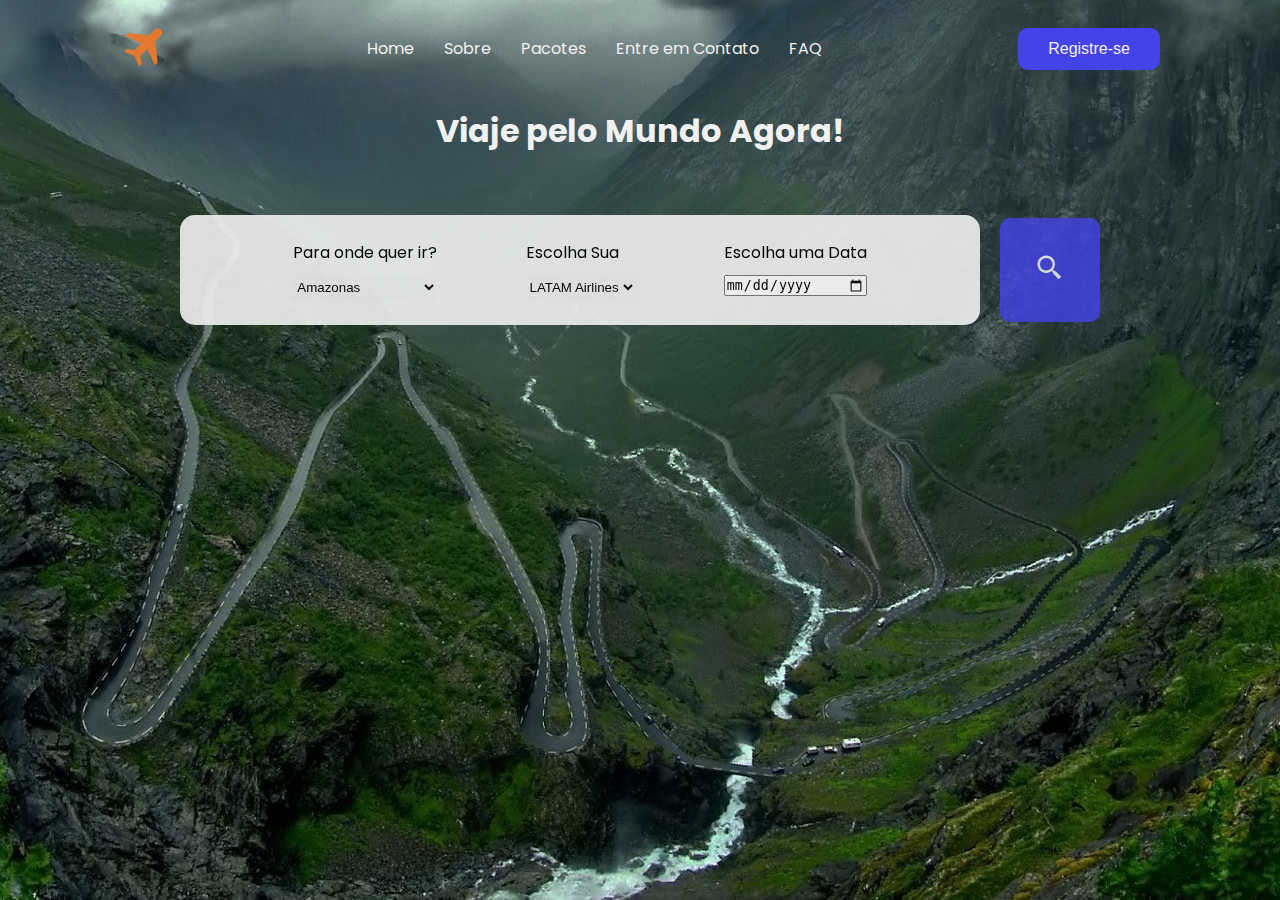
<file: index.html>
<!DOCTYPE html>
<html lang="pt-BR">

<head>
  <meta charset="UTF-8">
  <meta http-equiv="X-UA-Compatible" content="IE=edge">
  <meta name="viewport" content="width=device-width, initial-scale=1.0">
  <title>Rocket Travel</title>
  <link rel="stylesheet" href="style.css">
  <link rel="shortcut icon" href="favicon.ico" type="image/x-icon">
</head>

<body>
  <div class="container">
    <header>
      <div class="logo">
        <img src="logo-plane.svg" alt="">
      </div>

      <div class="menu">
        <ul>
          <li><a href="#">Home</a></li>
          <li><a href="#">Sobre</a></li>
          <li><a href="#">Pacotes</a></li>
          <li><a href="#">Entre em Contato</a></li>
          <li><a href="#">FAQ</a></li>
        </ul>
      </div>

      

      <div class="button">
        <button>
          <a href="#">Registre-se</a>
        </button>
      </div>
    </header>

    <main>
      <div class="top-main">
        <div class="title">
          <h1>
            Viaje pelo Mundo Agora!
          </h1>
  
          
        </div>
      </div>

      <div class="bottom-main">
        <div class="search">
          <div id="locations">
            <label for="">Para onde quer ir?</label>
            <select name="Select" id="">
              <option value="valor1">Amazonas</option>
              <option value="valor1">Curitiba</option>
              <option value="valor1">São Paulo</option>
              <option value="valor1">Rio de Janeiro</option>
              <option value="valor1">Distrito Federal</option>
            </select>
          </div>
  
          <div id="hotel">
            <label for="">Escolha Sua </label>
            <select name="Select" id="">
              <option value="valor1">LATAM Airlines</option>
              <option value="valor1">GOL</option>
              <option value="valor1">AZUL</option>
              <option value="valor1">TAM</option>
              <option value="valor1">VARIG</option>
            </select>
          </div>
  
          <div id="range">
            <label for="">Escolha uma Data</label>
            <input placeholder="01/01/2022" id="date" type="date">
          </div>
        </div>
  
        <div class="button-search">
          <button id="button-search">
          <a href="card.html.html" ><img src="icon-search.svg" alt="Icone Buscar"></a>
          

          </button>
        </div>
      </div>
    </main>
  </div>
</body>

</html>
</file>
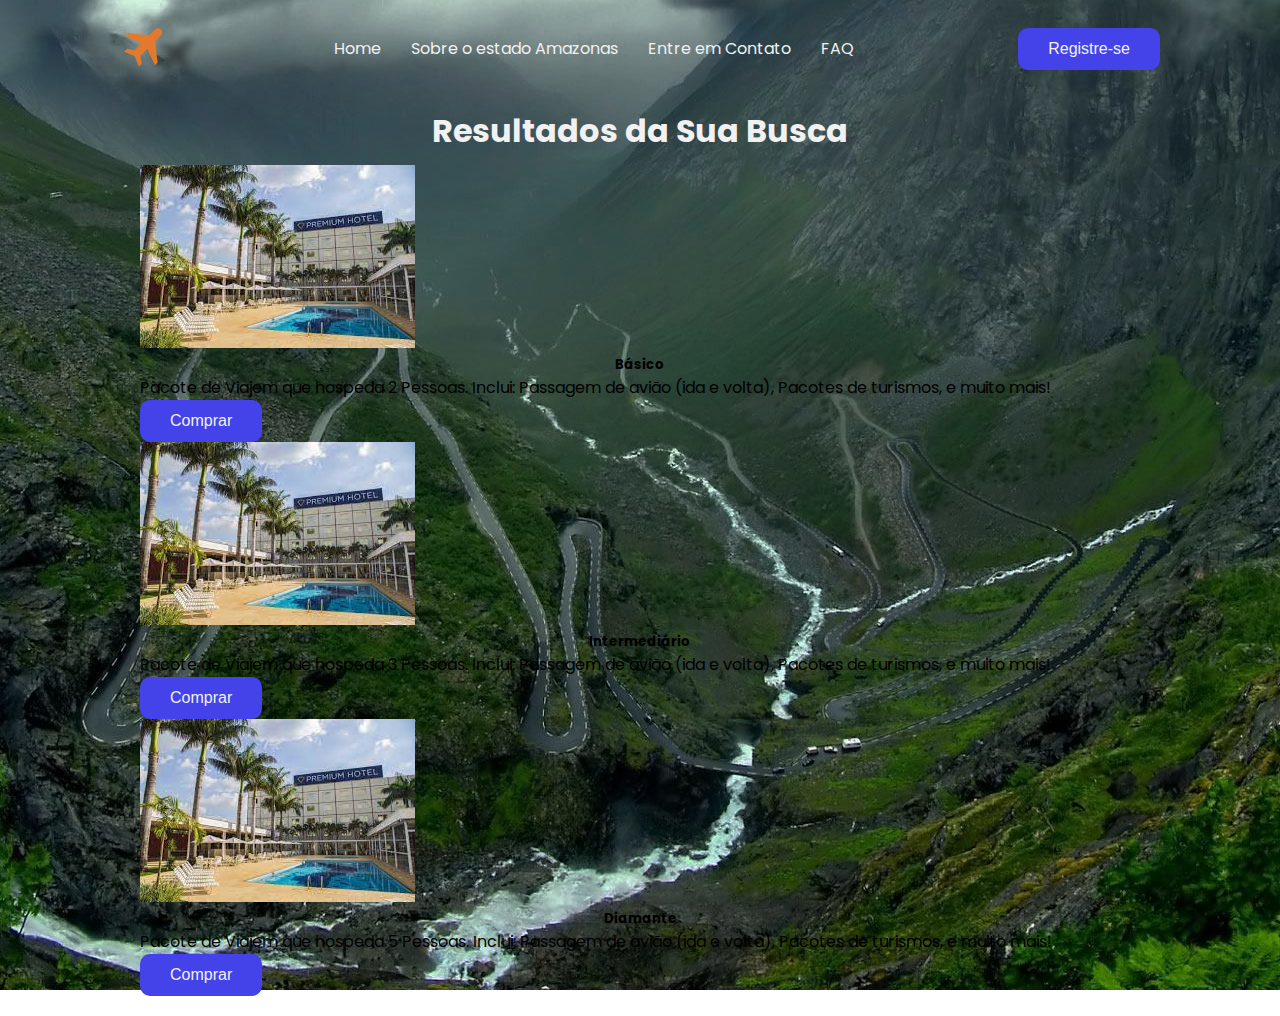
<file: card.html.html>
<!doctype html>
<html lang="en">
  <head>
    <!-- Required meta tags -->
    <meta charset="utf-8">
    <meta name="viewport" content="width=device-width, initial-scale=1">

    <!-- Bootstrap CSS -->
    <link href="https://cdn.jsdelivr.net/npm/bootstrap@5.0.2/dist/css/bootstrap.min.css" rel="stylesheet" integrity="sha384-EVSTQN3/azprG1Anm3QDgpJLIm9Nao0Yz1ztcQTwFspd3yD65VohhpuuCOmLASjC" crossorigin="anonymous">

    <title>NOME</title>
  </head>
  <body>
    

    <!-- Optional JavaScript; choose one of the two! -->

    <!-- Option 1: Bootstrap Bundle with Popper -->
    <script src="https://cdn.jsdelivr.net/npm/bootstrap@5.0.2/dist/js/bootstrap.bundle.min.js" integrity="sha384-MrcW6ZMFYlzcLA8Nl+NtUVF0sA7MsXsP1UyJoMp4YLEuNSfAP+JcXn/tWtIaxVXM" crossorigin="anonymous"></script>

    <!-- Option 2: Separate Popper and Bootstrap JS -->
    <!--
    <script src="https://cdn.jsdelivr.net/npm/@popperjs/core@2.9.2/dist/umd/popper.min.js" integrity="sha384-IQsoLXl5PILFhosVNubq5LC7Qb9DXgDA9i+tQ8Zj3iwWAwPtgFTxbJ8NT4GN1R8p" crossorigin="anonymous"></script>
    <script src="https://cdn.jsdelivr.net/npm/bootstrap@5.0.2/dist/js/bootstrap.min.js" integrity="sha384-cVKIPhGWiC2Al4u+LWgxfKTRIcfu0JTxR+EQDz/bgldoEyl4H0zUF0QKbrJ0EcQF" crossorigin="anonymous"></script>
    -->

    <!DOCTYPE html>
    <html lang="pt-BR">
    
    <head>
      <meta charset="UTF-8">
      <meta http-equiv="X-UA-Compatible" content="IE=edge">
      <meta name="viewport" content="width=device-width, initial-scale=1.0">
      <title>Rocket Travel</title>
      <link rel="stylesheet" href="stylecard.css">
      <link rel="shortcut icon" href="favicon.ico" type="image/x-icon">
    </head>
    
    <body>
      <div class="container">
        <header>
          <div class="logo">
            <img src="logo-plane.svg" alt="">
          </div>
    
          <div class="menu">
            <ul>
              <li><a href="index.html">Home</a></li>
              <li><a href="indexamazonas.html">Sobre o estado Amazonas</a></li>
              
              <li><a href="#">Entre em Contato</a></li>
              <li><a href="#">FAQ</a></li>
            </ul>
          </div>
    
          
    
          <div class="button">
            <button>
              <a href="#">Registre-se</a>
            </button>
          </div>
        </header>
    
        <main>
          <div class="top-main">
            <div class="title">
              <h1>
                Resultados da Sua Busca
              </h1>
      
              
            </div>
          </div>

          <div class="card-group">
            <div class="card">
              <img src="transferir.jpeg" class="card-img-top" alt="...">
              <div class="card-body">
                <h5 class="card-title">Básico</h5>
                <p class="card-text">Pacote de Viajem que hospeda 2 Pessoas. Inclui: Passagem de avião (ida e volta), Pacotes de turismos, e muito mais!</p>
              </div>
              <div class="card-footer">
                <div class="d-grid gap-2 col-6 mx-auto">
                  <button class="btn btn-primary" type="button"><a href="indexcompra.html.html">Comprar</a></button>
                </div>
              </div>
            </div>
            <div class="card">
              <img src="transferir.jpeg" class="card-img-top" alt="...">
              <div class="card-body">
                <h5 class="card-title">Intermediário</h5>
                <p class="card-text">Pacote de Viajem que hospeda 3 Pessoas. Inclui: Passagem de avião (ida e volta), Pacotes de turismos, e muito mais!</p>
              </div>
              <div class="card-footer">
                <div class="d-grid gap-2 col-6 mx-auto">
                  <button class="btn btn-primary" type="button"><a href="indexcompra.html.html">Comprar</a></button>
                </div>
              </div>
            </div>
            <div class="card">
              <img src="transferir.jpeg" class="card-img-top" alt="...">
              <div class="card-body">
                <h5 class="card-title">Diamante</h5>
                <p class="card-text">Pacote de Viajem que hospeda 5 Pessoas. Inclui: Passagem de avião (ida e volta), Pacotes de turismos, e muito mais!</p>
              </div>
              <div class="card-footer">
                <div class="d-grid gap-2 col-6 mx-auto">
                  <button class="btn btn-primary" type="button"><a href="indexcompra.html.html">Comprar</a></button>
                </div>
              </div>
            </div>
          </div>
    
          
    </body>
    
    </html>
</file>
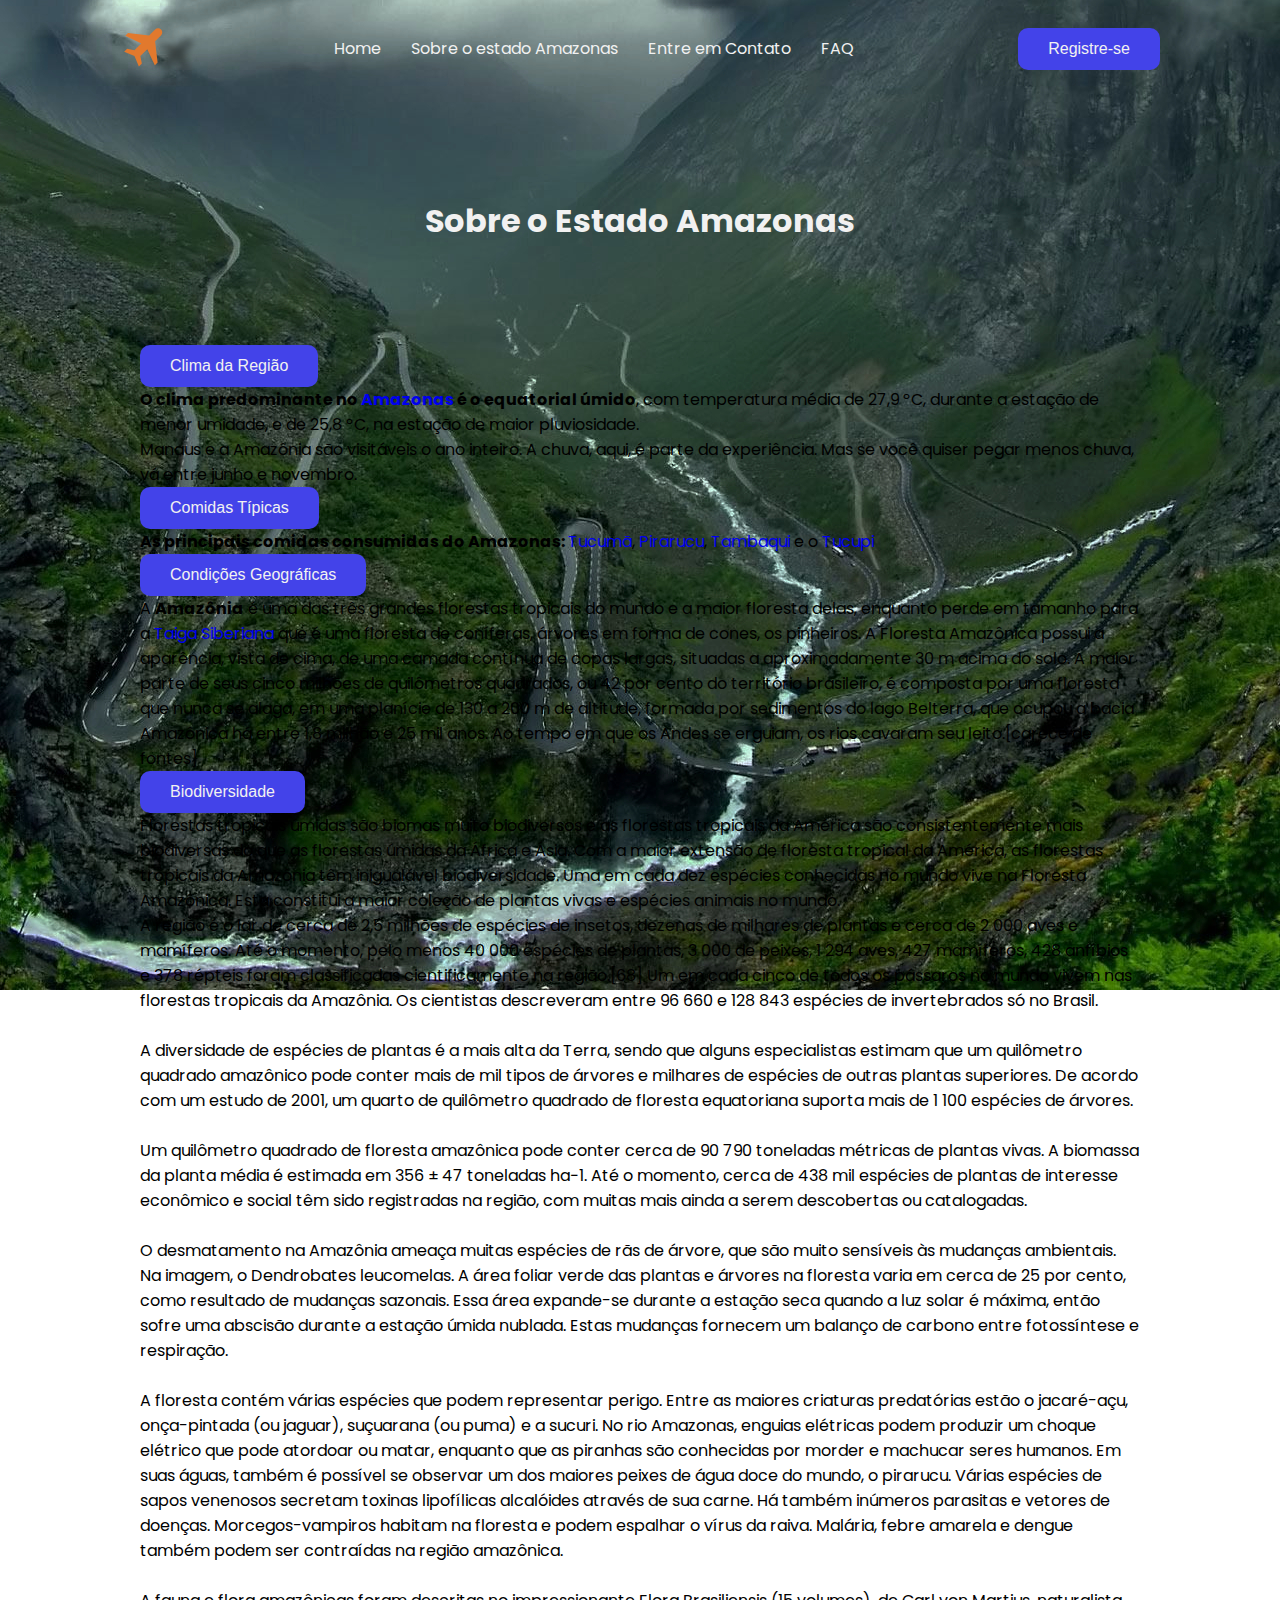
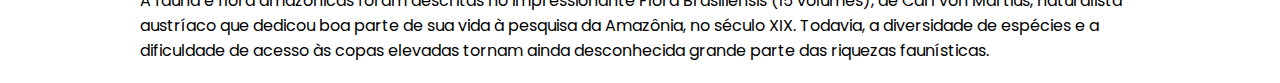
<file: indexamazonas.html>
<!doctype html>
<html lang="pt-br">
  <head>
    <!-- Required meta tags -->
    <meta charset="utf-8">
    <meta name="viewport" content="width=device-width, initial-scale=1">
    <link rel="stylesheet" href="styleamazonas.css.css">

    <!-- Bootstrap CSS -->
    <link href="https://cdn.jsdelivr.net/npm/bootstrap@5.0.2/dist/css/bootstrap.min.css" rel="stylesheet" integrity="sha384-EVSTQN3/azprG1Anm3QDgpJLIm9Nao0Yz1ztcQTwFspd3yD65VohhpuuCOmLASjC" crossorigin="anonymous">
    <link rel="shortcut icon" href="/assets/favicon.ico" type="image/x-icon">

    <title>ROCKET TRAVEL</title>
  </head>
  <body>
    

    <!-- Optional JavaScript; choose one of the two! -->

    <!-- Option 1: Bootstrap Bundle with Popper -->
    <script src="https://cdn.jsdelivr.net/npm/bootstrap@5.0.2/dist/js/bootstrap.bundle.min.js" integrity="sha384-MrcW6ZMFYlzcLA8Nl+NtUVF0sA7MsXsP1UyJoMp4YLEuNSfAP+JcXn/tWtIaxVXM" crossorigin="anonymous"></script>

    <!-- Option 2: Separate Popper and Bootstrap JS -->
    <!--
    <script src="https://cdn.jsdelivr.net/npm/@popperjs/core@2.9.2/dist/umd/popper.min.js" integrity="sha384-IQsoLXl5PILFhosVNubq5LC7Qb9DXgDA9i+tQ8Zj3iwWAwPtgFTxbJ8NT4GN1R8p" crossorigin="anonymous"></script>
    <script src="https://cdn.jsdelivr.net/npm/bootstrap@5.0.2/dist/js/bootstrap.min.js" integrity="sha384-cVKIPhGWiC2Al4u+LWgxfKTRIcfu0JTxR+EQDz/bgldoEyl4H0zUF0QKbrJ0EcQF" crossorigin="anonymous"></script>
    -->

    <!DOCTYPE html>
    <html lang="pt-BR">
    
    <head>
      <meta charset="UTF-8">
      <meta http-equiv="X-UA-Compatible" content="IE=edge">
      <meta name="viewport" content="width=device-width, initial-scale=1.0">
      <title>Rocket Travel</title>
      <link rel="stylesheet" href="styleamazonas.css.css">
      <link rel="shortcut icon" href="favicon.ico" type="image/x-icon">
    </head>
    
    <body>
      <div class="container">
        <header>
          <div class="logo">
            <img src="logo-plane.svg" alt="">
          </div>
    
          <div class="menu">
            <ul>
              <li><a href="index.html">Home</a></li>
              <li><a href="#">Sobre o estado Amazonas</a></li>
              
              <li><a href="#">Entre em Contato</a></li>
              <li><a href="#">FAQ</a></li>
            </ul>
          </div>
    
          
    
          <div class="button">
            <button>
              <a href="#">Registre-se</a>
            </button>
          </div>
        </header>
    
        <main>
          <div class="top-main">
            <div class="title">
              <h1>
                Sobre o Estado Amazonas
              </h1>
      
              
            </div>
          </div>

          

         <div class="accordion" id="accordionExample">
  <div class="accordion-item">
    <h2 class="accordion-header" id="headingOne">
      <button class="accordion-button" type="button" data-bs-toggle="collapse" data-bs-target="#collapseOne" aria-expanded="true" aria-controls="collapseOne">
        Clima da Região 
      </button>
    </h2>
    <div id="collapseOne" class="accordion-collapse collapse show" aria-labelledby="headingOne" data-bs-parent="#accordionExample">
      <div class="accordion-body">
        <strong>O clima predominante no <a href="https://pt.wikipedia.org/wiki/Amazonas" target="_blank">Amazonas</a> é o equatorial úmido</strong>, com temperatura média de 27,9 ºC, durante a estação de menor umidade, e de 25,8 ºC, na estação de maior pluviosidade. <br>
        Manaus e a Amazônia são visitáveis o ano inteiro. A chuva, aqui, é parte da experiência. Mas se você quiser pegar menos chuva, vá entre junho e novembro.
      </div>
    </div>
  </div>
  <div class="accordion-item">
    <h2 class="accordion-header" id="headingTwo">
      <button class="accordion-button collapsed" type="button" data-bs-toggle="collapse" data-bs-target="#collapseTwo" aria-expanded="false" aria-controls="collapseTwo">
        Comidas Típicas
      </button>
    </h2>
    <div id="collapseTwo" class="accordion-collapse collapse" aria-labelledby="headingTwo" data-bs-parent="#accordionExample">
      <div class="accordion-body">
        <strong>As principais comidas consumidas do Amazonas: </strong> <a href="https://pt.wikipedia.org/wiki/Tucum%C3%A3" target="_blank">Tucumã</a>, <a href="https://pt.wikipedia.org/wiki/Pirarucu" target="blank">Pirarucu</a>, <a href="https://pt.wikipedia.org/wiki/Tambaqui" target="blank">Tambaqui </a> e o <a href="https://pt.wikipedia.org/wiki/Tucupi">Tucupi</a>
      </div>
    </div>
  </div>
  <div class="accordion-item">
    <h2 class="accordion-header" id="headingThree">
      <button class="accordion-button collapsed" type="button" data-bs-toggle="collapse" data-bs-target="#collapseThree" aria-expanded="false" aria-controls="collapseThree">
        Condições Geográficas
      </button>
    </h2>
    <div id="collapseThree" class="accordion-collapse collapse" aria-labelledby="headingThree" data-bs-parent="#accordionExample">
      <div class="accordion-body">
        A <strong>Amazônia</strong> é uma das três grandes florestas tropicais do mundo e a maior floresta delas, enquanto perde em tamanho para a <a href="https://correiodoestado.com.br/cidades/artigos-e-opiniao/gilson-cavalcanti-ricci-taiga-siberiana-a-maior-floresta-do-mundo/360810/#:~:text=A%20maior%20floresta%20do%20mundo%20%C3%A9%20a%20Taiga%20Siberiana%2C%20ou,Sib%C3%A9ria%20e%20norte%20do%20Jap%C3%A3o.">Taiga Siberiana</a> que é uma floresta de coníferas, árvores em forma de cones, os pinheiros.
        A Floresta Amazônica possui a aparência, vista de cima, de uma camada contínua de copas largas, situadas a aproximadamente 30 m acima do solo. A maior parte de seus cinco milhões de quilômetros quadrados, ou 42 por cento do território brasileiro, é composta por uma floresta que nunca se alaga, em uma planície de 130 a 200 m de altitude, formada por sedimentos do lago Belterra, que ocupou a bacia Amazônica há entre 1,8 milhão e 25 mil anos. Ao tempo em que os Andes se erguiam, os rios cavaram seu leito.[carece de fontes]
      </div>
    </div>
  </div>
  <div class="accordion-item">
    <h2 class="accordion-header" id="headingFour">
      <button class="accordion-button collapsed" type="button" data-bs-toggle="collapse" data-bs-target="#collapseFour" aria-expanded="false" aria-controls="collapseFour">
       Biodiversidade
      </button>
    </h2>
    <div id="collapseFour" class="accordion-collapse collapse" aria-labelledby="headingTwo" data-bs-parent="#accordionExample">
      <div class="accordion-body">
        <p>Florestas tropicais úmidas são biomas muito biodiversos e as florestas tropicais da América são consistentemente mais biodiversas do que as florestas úmidas da África e Ásia. Com a maior extensão de floresta tropical da América, as florestas tropicais da Amazônia têm inigualável biodiversidade. Uma em cada dez espécies conhecidas no mundo vive na Floresta Amazônica. Esta constitui a maior coleção de plantas vivas e espécies animais no mundo. <br> </p>

        

            <p class="oculto">
                A região é o lar de cerca de 2,5 milhões de espécies de insetos, dezenas de milhares de plantas e cerca de 2 000 aves e mamíferos. Até o momento, pelo menos 40 000 espécies de plantas, 3 000 de peixes, 1 294 aves, 427 mamíferos, 428 anfíbios e 378 répteis foram classificadas cientificamente na região.[68] Um em cada cinco de todos os pássaros no mundo vivem nas florestas tropicais da Amazônia. Os cientistas descreveram entre 96 660 e 128 843 espécies de invertebrados só no Brasil. <br> <br>
                
                A diversidade de espécies de plantas é a mais alta da Terra, sendo que alguns especialistas estimam que um quilômetro quadrado amazônico pode conter mais de mil tipos de árvores e milhares de espécies de outras plantas superiores. De acordo com um estudo de 2001, um quarto de quilômetro quadrado de floresta equatoriana suporta mais de 1 100 espécies de árvores.<br> <br>
                
                Um quilômetro quadrado de floresta amazônica pode conter cerca de 90 790 toneladas métricas de plantas vivas. A biomassa da planta média é estimada em 356 ± 47 toneladas ha−1. Até o momento, cerca de 438 mil espécies de plantas de interesse econômico e social têm sido registradas na região, com muitas mais ainda a serem descobertas ou catalogadas. <br> <br>
                
                
                O desmatamento na Amazônia ameaça muitas espécies de rãs de árvore, que são muito sensíveis às mudanças ambientais. Na imagem, o Dendrobates leucomelas.
                A área foliar verde das plantas e árvores na floresta varia em cerca de 25 por cento, como resultado de mudanças sazonais. Essa área expande-se durante a estação seca quando a luz solar é máxima, então sofre uma abscisão durante a estação úmida nublada. Estas mudanças fornecem um balanço de carbono entre fotossíntese e respiração. <br> <br>
                
                A floresta contém várias espécies que podem representar perigo. Entre as maiores criaturas predatórias estão o jacaré-açu, onça-pintada (ou jaguar), suçuarana (ou puma) e a sucuri. No rio Amazonas, enguias elétricas podem produzir um choque elétrico que pode atordoar ou matar, enquanto que as piranhas são conhecidas por morder e machucar seres humanos. Em suas águas, também é possível se observar um dos maiores peixes de água doce do mundo, o pirarucu. Várias espécies de sapos venenosos secretam toxinas lipofílicas alcalóides através de sua carne. Há também inúmeros parasitas e vetores de doenças. Morcegos-vampiros habitam na floresta e podem espalhar o vírus da raiva. Malária, febre amarela e dengue também podem ser contraídas na região amazônica. <br> <br>
                
                A fauna e flora amazônicas foram descritas no impressionante Flora Brasiliensis (15 volumes), de Carl von Martius, naturalista austríaco que dedicou boa parte de sua vida à pesquisa da Amazônia, no século XIX. Todavia, a diversidade de espécies e a dificuldade de acesso às copas elevadas tornam ainda desconhecida grande parte das riquezas faunísticas.
            </p>
      </div>
    </div>
  </div>
  
</div>
    
          
    </body>
    
    </html>
    
    
    
</body>
</html>
</file>
<file: style.css>
@import url('https://fonts.googleapis.com/css2?family=Poppins:wght@400;500;700&display=swap');

* {
  margin: 0;
  padding: 0;
  box-sizing: border-box;
}

a {
  text-decoration: none;
  outline: none;
}

:root {
  --color-text: #F1F1F1;
  --color-subtitle: #dfd9d9;
  --color-highlight: #e2792d;
  --color-button: #4343e9;
}

body {
  font-family: 'Poppins', sans-serif;
  background: url(background.jpeg) no-repeat fixed center;
  color: var(--color-text);
  max-width: 1080px;
  margin: 0 auto;
}

.container {
  padding: 20px;
}

header {
  display: flex;
  justify-content: space-between;
  align-items: center;
}

header .logo img {
  width: 50px;
  height: 50px;
  filter: drop-shadow(30px 10px 4px rgb(0, 0, 0, 0.5));
}

header ul {
  display: flex;
  gap: 30px;
  list-style: none;
}

header ul li {
  font-size: 16px;
}

header ul li a {
  text-decoration: none;
  color: var(--color-text);
  transition: 0.5s;
}

header ul li a:hover {
  color: var(--color-highlight);
  border-bottom: 1px solid var(--color-button);
}

button {
  border: none;
  background-color: var(--color-button);
  color: var(--color-text);
  padding: 12px 30px;
  border-radius: 10px;
  font-size: 16px;
  transition: 0.5s;
}

button a {
  color: var(--color-text);
  font-weight: 500;
}

button:hover {
  filter: drop-shadow(0px 2px 3px rgb(0, 0, 0, 0.5));
}

main {
  padding-top: 20px;
  max-width: 1000px;
  display: flex;
  flex-direction: column;
  margin: 0 auto;
}

.top-main {
  
  text-align: center  ;
}

.top-main h3 {
  padding-top: 30px;
  color: var(--color-subtitle);
  font-weight: 400;
  font-size: 15px;
  ;
}

.top-main {
  padding: 10px 10px 10px 10px;
}

.title h3{
  display: flex;
  margin: 0 auto;
  max-width: 65%;
  padding: 10px 10px 10px 10px;
}

.bottom-main {
  display: flex;
  align-items: center;
  justify-content: center;
  padding-top: 50px;
}

.search {
  background-color: var(--color-text);
  opacity: 0.9;
  border-radius: 15px;
  width: 80%;
  padding: 25px;
  display: flex;
  justify-content: space-evenly;
}

label {
  color: #000;
}

#locations, #hotel, #range {
  display: flex;
  flex-direction: column;
}

label {
  padding-bottom: 10px;
  display: flex;
  align-items: flex-start;
}

select {
  border: none;
  display: flex;
  align-items: center;
  justify-content: center;
  height: 25px;
}

.button-search {
  padding-left: 20px;
}

#button-search {
  padding: 35px;
  opacity: 0.8;
}

button:hover {
  cursor: pointer;
}

button img {
  width: 30px;
  height: 30px;
}

@media screen and (max-width: 700px) {
  header {
    display: flex;
    flex-direction: column;
  }

  header img {
    display: none;
  }

  header .menu {
    padding: 0px;
  }

    main {
      padding-top: 100px;
    }

  .search {
    display: flex;
    flex-direction: column;
    padding-top: 0;
  }

  label {
    padding-top: 20px;
  }

  .bottom-main {
    display: flex;
    flex-direction: column;
    width: 100%;
  }

  .button-search {
    padding-top: 20px;
  }

  #button-search {
    display: flex;
    align-items: center;
    justify-content: center;
    padding: 20px 80px;
  }

  #button-search::after {
    content: 'Pesquisar';
  }

  #button-search img {
    margin-right: 20px;
    width: 20px;
    height: 20px;
  }
}
</file>
<file: stylecard.css>
@import url('https://fonts.googleapis.com/css2?family=Poppins:wght@400;500;700&display=swap');

* {
  margin: 0;
  padding: 0;
  box-sizing: border-box;
}

a {
  text-decoration: none;
  outline: none;
}

:root {
  --color-text: #F1F1F1;
  --color-subtitle: #dfd9d9;
  --color-highlight: #e2792d;
  --color-button: #4343e9;
}

body {
  font-family: 'Poppins', sans-serif;
  background: url(background.jpeg) no-repeat fixed center;
  color: var(--color-text);
  max-width: 1080px;
  margin: 0 auto;
}

.container {
  padding: 20px;
}

header {
  display: flex;
  justify-content: space-between;
  align-items: center;
}

header .logo img {
  width: 50px;
  height: 50px;
  filter: drop-shadow(30px 10px 4px rgb(0, 0, 0, 0.5));
}

header ul {
  display: flex;
  gap: 30px;
  list-style: none;
}

header ul li {
  font-size: 16px;
}

header ul li a {
  text-decoration: none;
  color: var(--color-text);
  transition: 0.5s;
}

header ul li a:hover {
  color: var(--color-highlight);
  border-bottom: 1px solid var(--color-button);
}

button {
  border: none;
  background-color: var(--color-button);
  color: var(--color-text);
  padding: 12px 30px;
  border-radius: 10px;
  font-size: 16px;
  transition: 0.5s;
}

button a {
  color: var(--color-text);
  font-weight: 500;
}

button:hover {
  filter: drop-shadow(0px 2px 3px rgb(0, 0, 0, 0.5));
}

main {
  padding-top: 20px;
  max-width: 1000px;
  display: flex;
  flex-direction: column;
  margin: 0 auto;
}

.top-main {
  
  text-align: center  ;
}

.top-main h3 {
  padding-top: 30px;
  color: var(--color-subtitle);
  font-weight: 400;
  font-size: 15px;
  ;
}

.top-main {
  padding: 10px 10px 10px 10px;
}

.title h3{
  display: flex;
  margin: 0 auto;
  max-width: 65%;
  padding: 10px 10px 10px 10px;
}

.bottom-main {
  display: flex;
  align-items: center;
  justify-content: center;
  padding-top: 50px;
}

.search {
  background-color: var(--color-text);
  opacity: 0.9;
  border-radius: 15px;
  width: 80%;
  padding: 25px;
  display: flex;
  justify-content: space-evenly;
}

label {
  color: #000;
}

#locations, #hotel, #range {
  display: flex;
  flex-direction: column;
}

label {
  padding-bottom: 10px;
  display: flex;
  align-items: flex-start;
}

select {
  border: none;
  display: flex;
  align-items: center;
  justify-content: center;
  height: 25px;
}

.button-search {
  padding-left: 20px;
}

#button-search {
  padding: 35px;
  opacity: 0.8;
}

button:hover {
  cursor: pointer;
}

button img {
  width: 30px;
  height: 30px;
}

@media screen and (max-width: 700px) {
  header {
    display: flex;
    flex-direction: column;
  }

  header img {
    display: none;
  }

  header .menu {
    padding: 0px;
  }

    main {
      padding-top: 100px;
    }

  .search {
    display: flex;
    flex-direction: column;
    padding-top: 0;
  }

  label {
    padding-top: 20px;
  }

  .bottom-main {
    display: flex;
    flex-direction: column;
    width: 100%;
  }

  .button-search {
    padding-top: 20px;
  }

  #button-search {
    display: flex;
    align-items: center;
    justify-content: center;
    padding: 20px 80px;
  }

  #button-search::after {
    content: 'Pesquisar';
  }

  #button-search img {
    margin-right: 20px;
    width: 20px;
    height: 20px;
  }
}

.card h5 {
  color: #000;
  text-align: center;
}

.card-group p {
    color: #000;
    text-align: justify;
}
</file>
<file: styleamazonas.css.css>
@import url('https://fonts.googleapis.com/css2?family=Poppins:wght@400;500;700&display=swap');

* {
  margin: 0;
  padding: 0;
  box-sizing: border-box;
}

a {
  text-decoration: none;
  outline: none;
  
}

.accordion-item a:hover {
    text-decoration: underline;
    
}

:root {
  --color-text: #F1F1F1;
  --color-subtitle: #dfd9d9;
  --color-highlight: #e2792d;
  --color-button: #4343e9;
}

body {
  font-family: 'Poppins', sans-serif;
  background: url(background.jpeg) no-repeat fixed center;
  color: var(--color-text);
  max-width: 1080px;
  margin: 0 auto;
}

.container {
  padding: 20px;
}

header {
  display: flex;
  justify-content: space-between;
  align-items: center;
}

header .logo img {
  width: 50px;
  height: 50px;
  filter: drop-shadow(30px 10px 4px rgb(0, 0, 0, 0.5));
}

header ul {
  display: flex;
  gap: 30px;
  list-style: none;
}

header ul li {
  font-size: 16px;
}

header ul li a {
  text-decoration: none;
  color: var(--color-text);
  transition: 0.5s;
}

header ul li a:hover {
  color: var(--color-highlight);
  border-bottom: 1px solid var(--color-button);
}

button {
  border: none;
  background-color: var(--color-button);
  color: var(--color-text);
  padding: 12px 30px;
  border-radius: 10px;
  font-size: 16px;
  transition: 0.5s;
}

button a {
  color: var(--color-text);
  font-weight: 500;
}

button:hover {
  filter: drop-shadow(0px 2px 3px rgb(0, 0, 0, 0.5));
}

main {
  padding-top: 20px;
  max-width: 1000px;
  display: flex;
  flex-direction: column;
  margin: 0 auto;
}

.top-main {
  
  text-align: center  ;
  padding: 100px;
}





.bottom-main {
  display: flex;
  align-items: center;
  justify-content: center;
  padding-top: 50px;
}

.search {
  background-color: var(--color-text);
  opacity: 0.9;
  border-radius: 15px;
  width: 80%;
  padding: 25px;
  display: flex;
  justify-content: space-evenly;
}

label {
  color: #000;
}

#locations, #hotel, #range {
  display: flex;
  flex-direction: column;
}

label {
  padding-bottom: 10px;
  display: flex;
  align-items: flex-start;
}

select {
  border: none;
  display: flex;
  align-items: center;
  justify-content: center;
  height: 25px;
}

.button-search {
  padding-left: 20px;
}

#button-search {
  padding: 35px;
  opacity: 0.8;
}

button:hover {
  cursor: pointer;
}

button img {
  width: 30px;
  height: 30px;
}

@media screen and (max-width: 700px) {
  header {
    display: flex;
    flex-direction: column;
  }

  header img {
    display: none;
  }

  header .menu {
    padding: 0px;
  }

 }


.accordion-body {
    color: #000;
}
</file>
